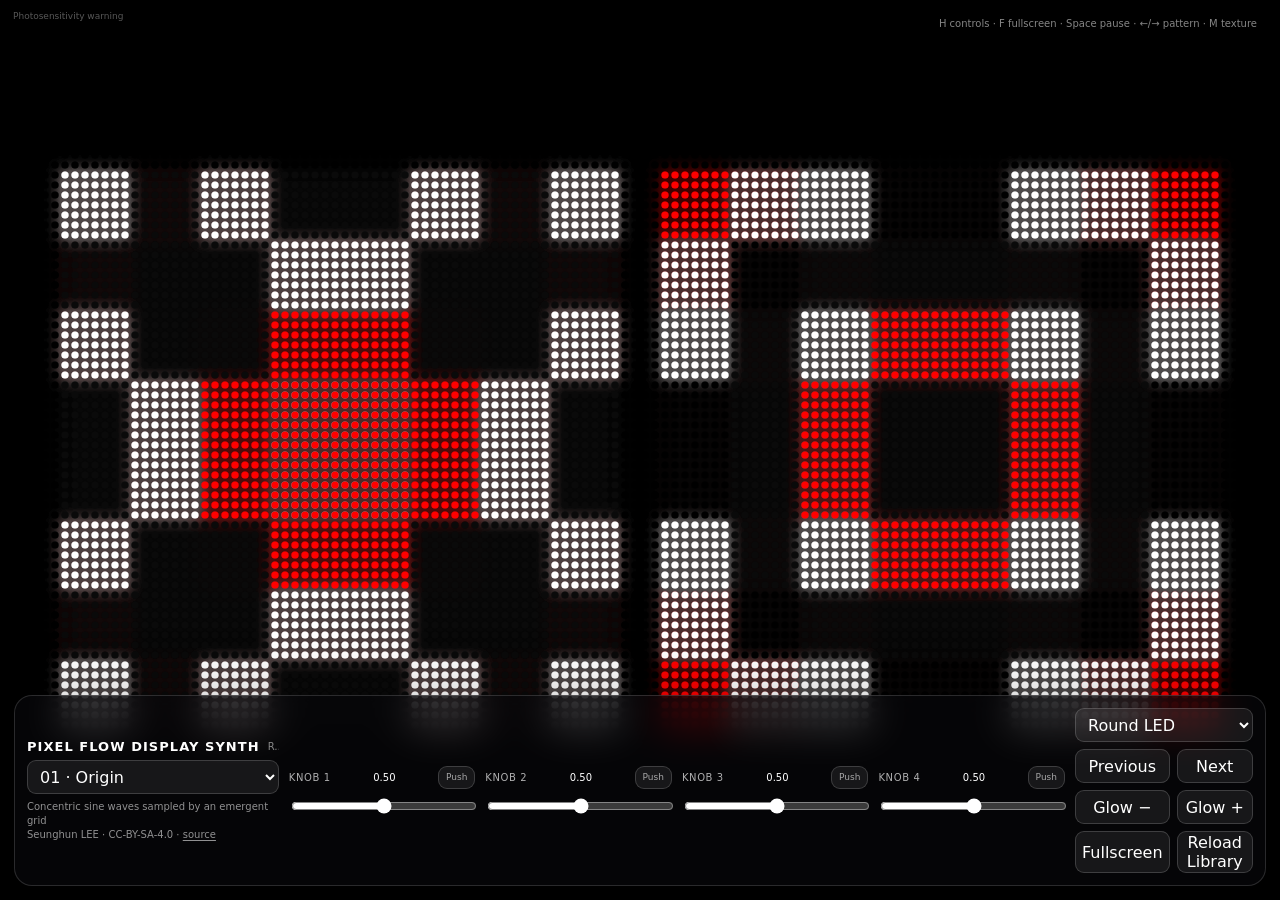
<file: display-synth/index.html>
<!doctype html>
<html lang="ja">
<head>
  <meta charset="utf-8" />
  <meta name="viewport" content="width=device-width, initial-scale=1, viewport-fit=cover" />
  <meta name="theme-color" content="#000000" />
  <title>Pixel Flow Display Synth</title>
  <link rel="stylesheet" href="styles.css" />
</head>
<body>
  <canvas id="display" aria-label="PatternFlow-compatible virtual LED display"></canvas>
  <div class="warning">Photosensitivity warning</div>
  <div class="hint">H controls · F fullscreen · Space pause · ←/→ pattern · M texture</div>

  <section class="panel" id="panel" aria-label="Pattern controls">
    <div class="brand">
      <div class="brand-row"><strong>Pixel Flow Display Synth</strong><span class="status" id="status">Loading official patterns…</span></div>
      <select class="pattern-select" id="pattern" aria-label="Pattern"></select>
      <div class="meta" id="meta"></div>
    </div>

    <div class="control" data-knob="0">
      <div class="control-head"><label for="knob0">Knob 1</label><output id="out0">0.50</output><button class="press" type="button">Push</button></div>
      <input id="knob0" type="range" min="0" max="1" step="0.001" value="0.5" />
    </div>
    <div class="control" data-knob="1">
      <div class="control-head"><label for="knob1">Knob 2</label><output id="out1">0.50</output><button class="press" type="button">Push</button></div>
      <input id="knob1" type="range" min="0" max="1" step="0.001" value="0.5" />
    </div>
    <div class="control" data-knob="2">
      <div class="control-head"><label for="knob2">Knob 3</label><output id="out2">0.50</output><button class="press" type="button">Push</button></div>
      <input id="knob2" type="range" min="0" max="1" step="0.001" value="0.5" />
    </div>
    <div class="control" data-knob="3">
      <div class="control-head"><label for="knob3">Knob 4</label><output id="out3">0.50</output><button class="press" type="button">Push</button></div>
      <input id="knob3" type="range" min="0" max="1" step="0.001" value="0.5" />
    </div>

    <div class="actions">
      <select id="texture" aria-label="Display texture">
        <option value="led" selected>Round LED</option>
        <option value="hybrid">Rounded Pixel</option>
        <option value="pixel">Pixel Art</option>
      </select>
      <button id="previous" type="button">Previous</button>
      <button id="next" type="button">Next</button>
      <button id="lessGlow" type="button">Glow −</button>
      <button id="moreGlow" type="button">Glow +</button>
      <button id="fullscreen" type="button">Fullscreen</button>
      <button id="reload" type="button">Reload Library</button>
    </div>
  </section>

  <script src="fallback-patterns.js"></script>
  <script src="app.js"></script>
</body>
</html>
</file>
<file: display-synth/styles.css>
:root { color-scheme: dark; font-family: Inter, ui-sans-serif, system-ui, -apple-system, BlinkMacSystemFont, "Segoe UI", sans-serif; }
* { box-sizing: border-box; }
html, body { width: 100%; height: 100%; margin: 0; overflow: hidden; background: #000; }
body { touch-action: none; user-select: none; }
canvas { display: block; width: 100%; height: 100%; background: #000; }
.panel {
  position: fixed; left: max(14px, env(safe-area-inset-left)); right: max(14px, env(safe-area-inset-right));
  bottom: max(14px, env(safe-area-inset-bottom)); display: grid;
  grid-template-columns: minmax(245px, 1.35fr) repeat(4, minmax(116px, 1fr)) minmax(178px, .9fr);
  gap: 10px; padding: 12px; border: 1px solid rgba(255,255,255,.15); border-radius: 18px;
  background: rgba(7,7,10,.76); backdrop-filter: blur(18px) saturate(130%);
  box-shadow: 0 24px 80px rgba(0,0,0,.48); transition: opacity .18s ease, transform .18s ease;
}
.panel.hidden { opacity: 0; transform: translateY(18px); pointer-events: none; }
.brand { display: flex; flex-direction: column; justify-content: center; gap: 6px; min-width: 0; }
.brand-row { display: flex; align-items: center; gap: 8px; }
.brand strong { font-size: 13px; letter-spacing: .08em; text-transform: uppercase; white-space: nowrap; }
.status { overflow: hidden; text-overflow: ellipsis; white-space: nowrap; color: rgba(255,255,255,.52); font-size: 10px; }
.meta { min-height: 28px; color: rgba(255,255,255,.56); font-size: 10px; line-height: 1.4; }
.meta a { color: inherit; text-decoration: underline; text-underline-offset: 2px; }
.pattern-select { width: 100%; min-width: 0; }
.control { display: flex; flex-direction: column; gap: 7px; justify-content: center; min-width: 0; }
.control-head { display: flex; align-items: center; justify-content: space-between; gap: 6px; }
.control label { min-width: 0; overflow: hidden; text-overflow: ellipsis; white-space: nowrap; font-size: 10px; color: rgba(255,255,255,.68); text-transform: uppercase; letter-spacing: .06em; }
.control output { color: #fff; font-size: 10px; font-variant-numeric: tabular-nums; }
input[type="range"] { width: 100%; accent-color: white; }
button, select { min-height: 34px; border: 1px solid rgba(255,255,255,.17); border-radius: 9px; color: white; background: rgba(255,255,255,.075); font: inherit; }
select { padding: 0 8px; }
button { cursor: pointer; }
button:hover { background: rgba(255,255,255,.14); }
.press { min-height: 23px; padding: 0 7px; font-size: 9px; color: rgba(255,255,255,.62); }
.actions { display: grid; grid-template-columns: 1fr 1fr; gap: 7px; align-content: center; }
.actions select { grid-column: 1 / -1; }
.hint { position: fixed; top: max(11px, env(safe-area-inset-top)); right: max(13px, env(safe-area-inset-right)); padding: 7px 10px; border-radius: 999px; color: rgba(255,255,255,.52); background: rgba(0,0,0,.4); font-size: 10px; pointer-events: none; }
.warning { position: fixed; top: max(11px, env(safe-area-inset-top)); left: max(13px, env(safe-area-inset-left)); color: rgba(255,255,255,.34); font-size: 9px; pointer-events: none; }
@media (max-width: 1080px) {
  .panel { grid-template-columns: repeat(2, minmax(0, 1fr)); max-height: 56vh; overflow: auto; }
  .brand, .actions { grid-column: 1 / -1; }
}
</file>
